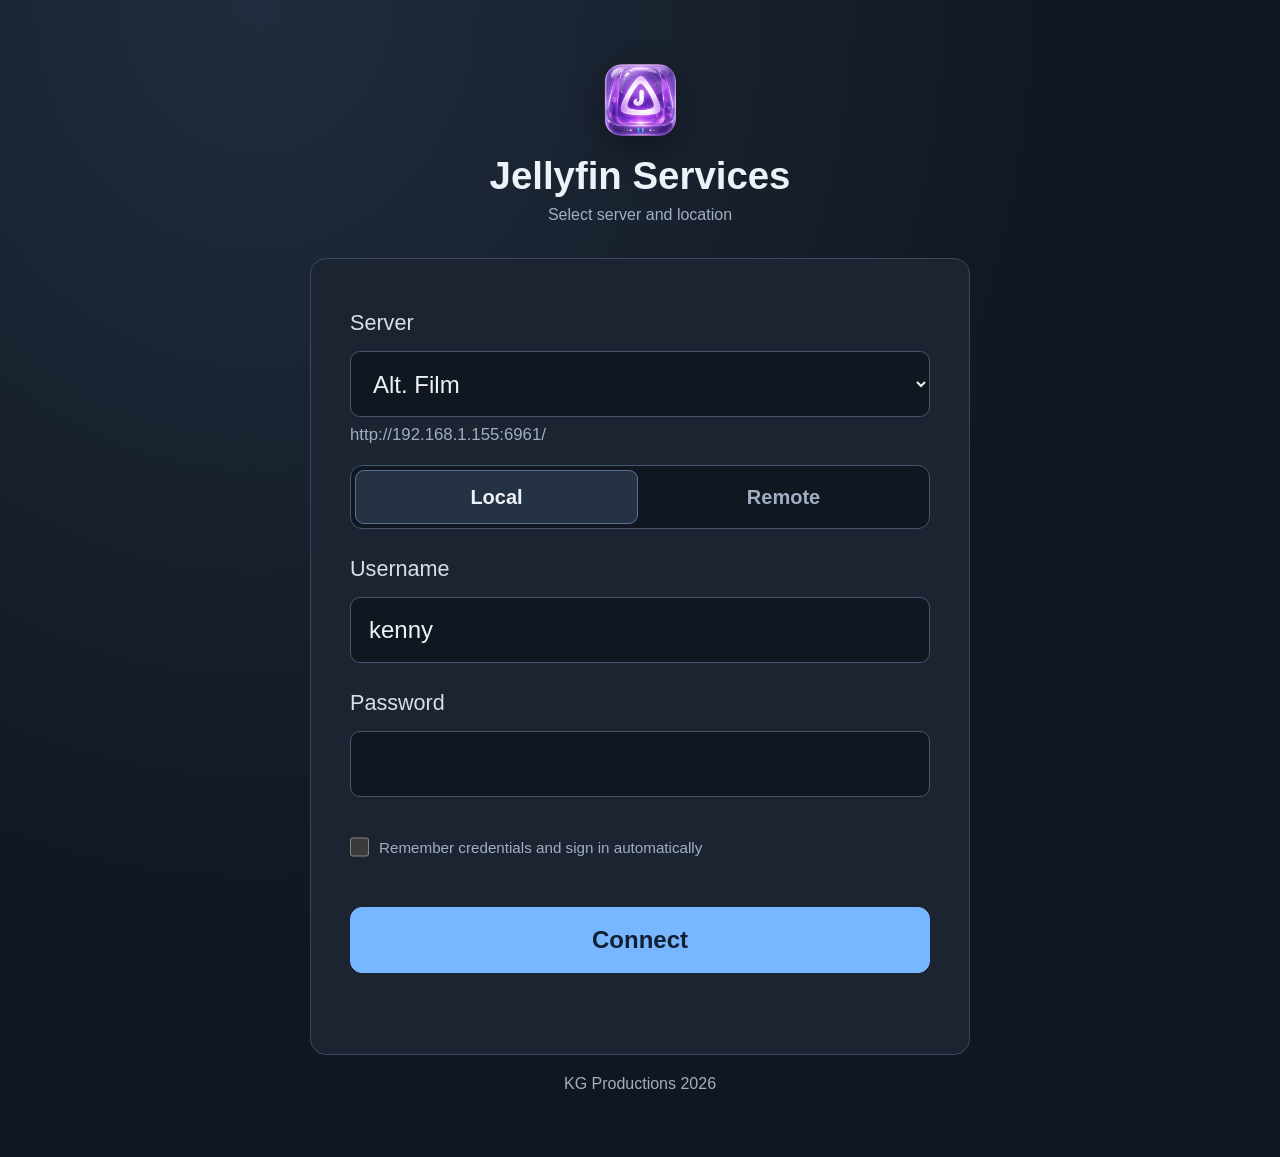
<file: index.html>
<!DOCTYPE html>
<html lang="en">
<head>
    <meta charset="UTF-8">
    <meta name="viewport" content="width=device-width, initial-scale=1.0">
    <title>Jellyfin Viewer</title>
    <link rel="stylesheet" href="styles.css?v=installable-app-20261012">
    <link rel="manifest" href="manifest.webmanifest">
    <meta name="theme-color" content="#111720">
    <link rel="apple-touch-icon" href="icons/icon-192.png">
</head>
<body>
    <main class="container">
        <header class="page-heading">
            <img class="login-logo" src="App_icon.png" alt="">
            <h1>Jellyfin Services</h1>
            <p class="subtitle">Select server and location</p>
        </header>
        <form id="auth-form">
            <label for="jellyfin-server">Server</label>
            <select id="jellyfin-server" required>
                <option value="film">Film</option>
                <option value="porn" selected>Alt. Film</option>
            </select>
            <p id="server-address-preview" class="server-address-preview" aria-live="polite"></p>
            <div id="server-mode-controls" class="server-mode-controls" role="group" aria-label="Connection type">
                <button id="local-mode" class="server-mode-button" type="button" aria-pressed="true">Local</button>
                <button id="remote-mode" class="server-mode-button" type="button" aria-pressed="false">Remote</button>
            </div>
            <label for="username">Username</label>
            <input type="text" id="username" value="kenny" autocomplete="username" required>
            <label for="password">Password</label>
            <input type="password" id="password" autocomplete="current-password" required>
            <label class="remember-login-option" for="remember-login">
                <input type="checkbox" id="remember-login">
                <span>Remember credentials and sign in automatically</span>
            </label>
            <button type="submit">Connect</button>
            <p id="connection-status" class="status" role="status" aria-live="polite"></p>
        </form>
        <p class="subtitle login-footer">KG Productions 2026</p>
    </main>
    <script src="app.js?v=installable-app-20261012"></script>
</body>
</html>
</file>
<file: styles.css>
:root {
    color-scheme: dark;
    font-family: "Avenir Next", Avenir, "Segoe UI", sans-serif;
    background: #111720;
    color: #edf2f8;
    font-synthesis: none;
    --surface: #1b2430;
    --surface-raised: #253244;
    --muted: #a1afc1;
    --accent: #78b7ff;
    --danger: #ff9b91;
}

* { box-sizing: border-box; }

body {
    min-width: 320px;
    min-height: 100vh;
    margin: 0;
    background: radial-gradient(ellipse at 20% 0%, #202c3d 0, #111720 58%);
}

button, input, select { font: inherit; }
.icon { display: block; width: 1em; height: 1em; fill: currentColor; }
button { transition: transform .16s ease, box-shadow .16s ease, background-color .16s ease, border-color .16s ease; }
button:enabled:hover { transform: translateY(-3px); box-shadow: 0 7px 16px rgb(0 0 0 / 28%); }

.container {
    width: min(100% - 40px, 1040px);
    margin: 0 auto;
    padding: 64px 0;
}

.page-heading { margin: 0 auto 34px; text-align: center; }
.brand-home { display: block; width: 38px; height: 38px; flex: 0 0 38px; overflow: hidden; border-radius: 12px; }
.brand-home img { display: block; width: 100%; height: 100%; object-fit: contain; }
.brand-home:focus-visible { outline: 2px solid var(--accent); outline-offset: 3px; }
.login-brand-home { margin: 0 auto 20px; }
.login-logo { display: block; width: 72px; height: 72px; margin: 0 auto 18px; border-radius: 18px; box-shadow: 0 10px 30px rgb(0 0 0 / 35%); }
h1, h2, p { margin-top: 0; }
h1 { margin-bottom: 8px; font-size: 2.4rem; }
.eyebrow { margin-bottom: 12px; color: var(--accent); font-size: 1.08rem; font-weight: 700; }
.page-heading .eyebrow { font-size: 3.24rem; line-height: 1.1; }
.library-brand-name { font-size: 1.242rem; }
.subtitle, .status { color: var(--muted); }

#auth-form {
    display: grid;
    gap: 15px;
    width: min(100%, 660px);
    margin: 0 auto;
    padding: 39px;
    border: 1px solid #39495e;
    border-radius: 16px;
    background: var(--surface);
}

#auth-form label { margin-top: 12px; color: #d6dfeb; font-size: 1.35rem; }
#auth-form .remember-login-option { display: flex; align-items: center; gap: 10px; margin-top: 2px; color: var(--muted); font-size: .95rem; cursor: pointer; }
#auth-form .remember-login-option input { width: 19px; height: 19px; flex: 0 0 auto; margin: 0; accent-color: var(--accent); cursor: pointer; }
#auth-form input, #jellyfin-server {
    width: 100%;
    min-height: 66px;
    padding: 15px 18px;
    border: 1px solid #46566d;
    border-radius: 10px;
    background: #111720;
    color: #edf2f8;
    font-size: 1.5rem;
}
input:focus-visible, select:focus-visible, button:focus-visible { outline: 2px solid var(--accent); outline-offset: 2px; }

#auth-form button, .secondary-button {
    border: 1px solid #46566d;
    border-radius: 12px;
    cursor: pointer;
}
#auth-form button { min-height: 66px; margin-top: 12px; background: var(--surface-raised); color: #edf2f8; font-size: 1.5rem; font-weight: 700; }
#auth-form button:disabled { cursor: wait; opacity: .65; }
#auth-form .server-address-preview { min-height: 1.5em; margin: -7px 0 0; overflow-wrap: anywhere; color: var(--muted); font-size: 1.05rem; }
#auth-form + .login-footer { margin: 20px 0 0; text-align: center; }
#auth-form button[type="submit"] { border-color: var(--accent); background: var(--accent); color: #102033; }
#auth-form button[type="submit"]:enabled:hover { background: #95c7ff; }
#auth-form .server-mode-controls { display: grid; grid-template-columns: repeat(2, minmax(0, 1fr)); gap: 4px; padding: 4px; border: 1px solid #46566d; border-radius: 12px; background: #111720; }
#auth-form .server-mode-button { min-height: 54px; margin: 0; border: 1px solid transparent; border-radius: 9px; background: transparent; color: var(--muted); font-size: 1.25rem; }
#auth-form .server-mode-button:enabled:hover { transform: none; box-shadow: none; color: #edf2f8; }
#auth-form .server-mode-button[aria-pressed="true"] { border-color: #5a7190; background: var(--surface-raised); color: #edf2f8; }
.status { min-height: 1.4em; margin: 4px 0 0; }
.status.error { color: var(--danger); }

.library-heading, .player-heading { display: flex; align-items: center; justify-content: space-between; gap: 20px; }
.library-brand { display: flex; min-width: 0; align-items: center; gap: 14px; }
.library-heading h1 { margin: 0; }
.library-header-actions { display: flex; flex-wrap: wrap; justify-content: flex-end; gap: 8px; }
.library-file-count { margin: 7px 0 0; color: var(--muted); font-size: .9rem; }
.library-file-count[hidden] { display: none; }
.contents-sort-controls { position: sticky; z-index: 10; top: 0; display: flex; flex-wrap: wrap; align-items: center; gap: 9px; margin: 24px -14px 12px; padding: 10px 14px; border-radius: 0 0 14px 14px; background: rgb(17 23 32 / 86%); color: #d6dfeb; font-size: .9rem; backdrop-filter: blur(10px); }
.contents-sort-controls[hidden] { display: none; }
.contents-sort-controls select { min-height: 40px; min-width: 150px; padding: 7px 32px 7px 10px; border: 1px solid #46566d; border-radius: 10px; background: var(--surface); color: #edf2f8; font: inherit; }
.sort-order-button { min-width: 112px; }
.secondary-button, .icon-button { padding: 9px 14px; border: 1px solid #46566d; border-radius: 12px; background: var(--surface-raised); color: #edf2f8; }
.library-search-label { display: block; margin: 28px 0 8px; color: #d6dfeb; font-size: .9rem; }
.library-search { display: block; width: min(100%, 520px); min-height: 46px; padding: 10px 14px; border: 1px solid #46566d; border-radius: 10px; background: var(--surface); color: #edf2f8; }
.library-search::placeholder { color: var(--muted); }
.film-search-section { margin-top: 24px; }
.film-search-section[hidden] { display: none; }
.film-search-section h2 { margin-bottom: 8px; font-size: 1.25rem; }
.film-search-section .status { min-height: 0; }
.library-list, .item-list { display: grid; grid-template-columns: repeat(auto-fill, minmax(220px, 1fr)); gap: 14px; margin: 24px 0; padding: 0; list-style: none; }
.item-list { grid-template-columns: repeat(auto-fill, minmax(170px, 1fr)); gap: 22px 16px; }
.library-list[hidden], .library-list > li[hidden] { display: none; }
.library-button {
    position: relative;
    display: flex;
    width: 100%;
    aspect-ratio: 16 / 9;
    align-items: flex-end;
    padding: 12px;
    overflow: hidden;
    border: 1px solid #3b4d65;
    border-radius: 12px;
    background: var(--surface);
    color: #edf2f8;
    text-align: left;
    font-size: .95rem;
    cursor: pointer;
}
.library-button::after { position: absolute; inset: 35% 0 0; background: linear-gradient(transparent, rgb(7 11 16 / 92%)); content: ""; }
.library-button img { position: absolute; inset: 0; width: 100%; height: 100%; object-fit: cover; transition: transform .25s ease; }
.library-button span { position: relative; z-index: 1; font-weight: 600; line-height: 1.35; text-shadow: 0 1px 6px rgb(0 0 0 / 60%); }
.library-button.server-artwork > span { display: none; }
.library-button:hover { border-color: var(--accent); background: var(--surface-raised); }
.library-button:hover img { transform: scale(1.04); }
.library-list > li { position: relative; min-width: 0; }
.library-progress-checkbox { position: absolute; z-index: 4; top: 9px; left: 9px; display: grid; width: 34px; height: 34px; place-items: center; border: 1px solid rgb(255 255 255 / 55%); border-radius: 9px; background: rgb(9 13 19 / 88%); cursor: pointer; }
.library-progress-checkbox input { width: 19px; height: 19px; margin: 0; accent-color: var(--accent); cursor: pointer; }
.library-progress-checkbox:focus-within { outline: 2px solid var(--accent); outline-offset: 2px; }
.library-filtered-through > .library-button { border-color: var(--accent); }
.library-filtered-through > .library-button::before { position: absolute; z-index: 2; inset: 0; background: rgb(9 15 24 / 35%); content: ""; pointer-events: none; }
.library-list.progress-marks-hidden .library-progress-checkbox { visibility: hidden; }
.library-list.progress-marks-hidden > li.library-filtered-through > .library-button { border-color: #3b4d65; }
.library-list.progress-marks-hidden > li.library-filtered-through > .library-button::before { content: none; }
.picture-icon { position: relative; display: block; width: 19px; height: 15px; overflow: hidden; border: 2px solid currentColor; border-radius: 2px; }
.picture-icon::before { position: absolute; top: 2px; right: 2px; width: 4px; height: 4px; border-radius: 50%; background: currentColor; content: ""; }
.picture-icon::after { position: absolute; right: 1px; bottom: -4px; width: 12px; height: 9px; transform: rotate(38deg); border: 2px solid currentColor; background: rgb(9 13 19 / 88%); content: ""; }
.favorites-button .favorites-mark { position: absolute; top: 14px; right: 16px; color: #ff7eaa; font-size: 2rem; line-height: 1; }
.breadcrumbs { display: flex; flex-wrap: wrap; gap: 7px; margin-bottom: 12px; color: var(--muted); font-size: .85rem; }
.breadcrumbs a { color: var(--accent); text-decoration: none; }
.breadcrumbs a:hover { text-decoration: underline; }
.media-card { position: relative; min-width: 0; }
.media-artwork-control { position: absolute; z-index: 3; top: 8px; left: 8px; }
.change-media-artwork-button { display: grid; width: 38px; height: 38px; place-items: center; padding: 0; border: 1px solid rgb(255 255 255 / 50%); border-radius: 50%; background: rgb(9 13 19 / 88%); color: #fff; cursor: pointer; }
.change-media-artwork-button:hover { border-color: var(--accent); background: #172336; color: var(--accent); }
.change-media-artwork-button:disabled { cursor: wait; opacity: .65; }
.media-button { display: grid; width: 100%; gap: 9px; padding: 0; border: 0; background: transparent; color: inherit; text-align: left; cursor: pointer; }
.poster-frame { position: relative; display: grid; aspect-ratio: 2 / 3; place-items: center; overflow: hidden; border-radius: 8px; background: linear-gradient(160deg, #2a384b, #161e29); box-shadow: 0 6px 18px rgb(0 0 0 / 28%); transition: box-shadow .2s ease, transform .2s ease; }
.poster-frame::before { color: #5d7088; font-size: 3rem; font-weight: 700; content: attr(data-initial); }
.poster-frame img { position: absolute; inset: 0; width: 100%; height: 100%; object-fit: cover; }
.poster-frame img[hidden] { display: none; }
.media-title { display: -webkit-box; overflow: hidden; line-height: 1.35; -webkit-box-orient: vertical; -webkit-line-clamp: 2; }
.media-button:hover .poster-frame, .media-button:focus-visible .poster-frame { box-shadow: 0 0 0 2px var(--accent), 0 10px 24px rgb(0 0 0 / 40%); }
.media-button:hover img { filter: brightness(1.12); }
.folder-button .poster-frame { border: 1px solid #3b4d65; }
.library-favorites-card { position: relative; }
.library-favorites-card .library-favorites-mark { position: absolute; top: 10px; right: 10px; display: grid; width: 36px; height: 36px; place-items: center; border-radius: 50%; background: rgb(9 13 19 / 88%); color: #ff7eaa; font-size: 1.4rem; }
.like-button { position: absolute; z-index: 2; top: 8px; right: 8px; display: grid; width: 42px; height: 42px; place-items: center; padding: 0; border: 1px solid rgb(255 255 255 / 35%); border-radius: 50%; background: rgb(9 13 19 / 88%); color: #fff; font-size: 1.65rem; line-height: 1; cursor: pointer; }
.like-button .icon { width: .82em; height: .82em; }
.like-button[aria-pressed="true"] { color: #ff7eaa; }
.like-button:hover { border-color: #ff7eaa; background: #111720; }
.like-button:disabled { cursor: wait; opacity: .6; }
@media (hover: hover) {
    .media-card .media-artwork-control, .media-card > .like-button[aria-pressed="false"] { opacity: 0; transition: opacity .16s ease; }
    .media-card:hover .media-artwork-control, .media-card:focus-within .media-artwork-control,
    .media-card:hover > .like-button, .media-card:focus-within > .like-button { opacity: 1; }
}
.load-more-button { display: block; margin: 24px auto 0; }
.load-more-button[hidden] { display: none; }
.bottom-back-button { display: block; margin: 36px 0 0 auto; }
.player-section { margin-top: 32px; padding-top: 22px; border-top: 1px solid #39495e; }
.player-heading { position: absolute; z-index: 2; top: 0; right: 0; left: 0; padding: 14px clamp(12px, 3vw, 36px) 36px; background: linear-gradient(rgb(0 0 0 / 75%), transparent); opacity: 0; pointer-events: none; transition: opacity .2s ease; }
.player-heading h2 { flex: 1; min-width: 0; margin: 0; overflow: hidden; color: #fff; font-size: clamp(1rem, 2.4vw, 1.4rem); text-overflow: ellipsis; text-shadow: 0 1px 6px #000; white-space: nowrap; }
.player-stage.toolbar-visible .player-heading, .player-stage.tap-controls-visible .player-heading { opacity: 1; pointer-events: auto; }
.icon-button { width: 40px; height: 40px; padding: 0; font-size: 1.4rem; cursor: pointer; }
.cast-launcher { display: grid; width: 42px; height: 42px; flex: 0 0 42px; place-items: center; border: 1px solid #46566d; border-radius: 12px; background: var(--surface-raised); color: #edf2f8; cursor: pointer; transition: transform .16s ease, box-shadow .16s ease; }
.cast-launcher:hover { transform: translateY(-3px); box-shadow: 0 7px 16px rgb(0 0 0 / 28%); }
.cast-launcher[hidden] { display: none; }
video { display: block; width: 100%; max-height: 75vh; background: #050706; }
.player-section[hidden] { display: none !important; }
.player-section:fullscreen, .player-section.player-open { display: flex; flex-direction: column; gap: 0; margin: 0; padding: 0; border: 0; background: #000; }
.player-section:fullscreen { width: 100vw; height: 100vh; }
.player-section.player-open { position: fixed; z-index: 100000; inset: 0; }
.player-stage { position: relative; display: grid; flex: 1; min-height: 0; place-items: center; overflow: hidden; background: #000; }
.player-stage video { grid-area: 1 / 1; width: 100%; height: 100%; min-height: 0; max-height: none; object-fit: contain; transition: filter .22s ease; }
.player-stage.tap-controls-visible video { filter: brightness(.48); }
.playback-controls { position: absolute; z-index: 1; inset: 0; display: flex; align-items: center; justify-content: center; gap: clamp(8px, 2.2vw, 22px); padding: 16px 16px 54px; opacity: 0; pointer-events: none; transition: opacity .2s ease; }
.player-stage.tap-controls-visible .playback-controls { opacity: 1; pointer-events: auto; }
.playback-button { display: grid; width: clamp(48px, 8vw, 76px); aspect-ratio: 1; flex: 0 0 auto; place-items: center; padding: 0; border: 1px solid rgb(255 255 255 / 30%); border-radius: 50%; background: rgb(255 255 255 / 14%); backdrop-filter: blur(6px); color: #fff; cursor: pointer; font-size: clamp(.85rem, 2.3vw, 1.15rem); font-weight: 700; }
.playback-button:hover { transform: scale(1.08); background: rgb(37 50 68 / 94%); }
.playback-button.playback-toggle { width: clamp(62px, 10vw, 92px); border-color: #fff; background: #fff; color: #0b1018; font-size: clamp(1.4rem, 3.8vw, 2rem); }
.playback-button.playback-toggle:hover { background: #dfe9f5; }
.playback-button.playback-seek-long { width: clamp(42px, 6.5vw, 62px); font-size: clamp(.72rem, 1.8vw, .95rem); }
.playback-button > .icon { width: 38%; height: 38%; }
.playback-controls button:focus-visible { outline: 3px solid var(--accent); outline-offset: 4px; }
.playback-toolbar { position: absolute; z-index: 2; right: 0; bottom: 0; left: 0; display: flex; flex-wrap: wrap; align-items: center; gap: 4px 8px; padding: 40px clamp(12px, 3vw, 36px) 14px; transform: translateY(8px); background: linear-gradient(transparent, rgb(0 0 0 / 85%)); opacity: 0; pointer-events: none; transition: opacity .2s ease, transform .2s ease; }
.player-stage.toolbar-visible .playback-toolbar { transform: translateY(0); opacity: 1; pointer-events: auto; }
.toolbar-button, .playback-toolbar .like-button { display: grid; width: 38px; height: 38px; flex: 0 0 38px; place-items: center; padding: 0; border: 1px solid transparent; border-radius: 50%; background: rgb(255 255 255 / 12%); color: #fff; cursor: pointer; font-size: .76rem; font-weight: 700; }
.playback-toolbar button:enabled:hover { transform: none; box-shadow: none; background: rgb(255 255 255 / 24%); }
.toolbar-button > .icon { width: 18px; height: 18px; }
.toolbar-button.toolbar-playback-toggle > .icon { width: 22px; height: 22px; }
.toolbar-button.toolbar-seek-long { font-size: .66rem; }
.toolbar-button.toolbar-playback-toggle { width: 46px; height: 46px; flex-basis: 46px; background: #fff; color: #0b1018; font-size: 1.15rem; }
.playback-toolbar .toolbar-playback-toggle:enabled:hover { background: #dfe9f5; }
.toolbar-button.toolbar-delete:hover { border-color: var(--danger); color: var(--danger); }
.toolbar-action-group { display: flex; align-items: center; gap: 6px; margin-left: auto; }
.playback-toolbar .like-button { position: static; top: auto; right: auto; font-size: 1.3rem; }
.playback-toolbar .like-button[aria-pressed="true"] { color: #ff7eaa; }
.playback-toolbar .like-button[hidden] { display: none; }
.toolbar-track-control { position: relative; display: grid; flex: 0 0 auto; }
.toolbar-button.toolbar-track-trigger { width: 38px; height: 38px; flex-basis: 38px; font-size: .82rem; }
.toolbar-button.toolbar-track-trigger:disabled { cursor: default; opacity: .58; }
.toolbar-track-popup { position: absolute; z-index: 5; bottom: calc(100% + 10px); left: 50%; display: grid; width: min(260px, 82vw); max-height: min(42vh, 320px); gap: 2px; padding: 6px; overflow-y: auto; transform: translateX(-50%); border: 1px solid #46566d; border-radius: 12px; background: rgb(29 39 52 / 96%); box-shadow: 0 8px 24px rgb(0 0 0 / 35%); }
.toolbar-track-popup[hidden] { display: none; }
.toolbar-track-option { width: 100%; min-height: 36px; padding: 7px 10px; border: 0; border-radius: 7px; background: transparent; color: #d6dfeb; cursor: pointer; font-size: .82rem; text-align: left; }
.toolbar-track-option:hover, .toolbar-track-option[aria-selected="true"] { background: #344458; color: #fff; }
.toolbar-track-option[aria-selected="true"]::after { float: right; color: #9fcaff; content: "✓"; }
.toolbar-track-option:focus-visible { outline: 2px solid var(--accent); outline-offset: -2px; }
.playback-timeline { display: grid; min-width: 0; flex: 1 1 100%; order: -1; grid-template-columns: auto minmax(32px, 1fr) auto; align-items: center; gap: 12px; color: #fff; }
.playback-time { min-width: 3em; font-size: .78rem; font-variant-numeric: tabular-nums; text-align: center; text-shadow: 0 1px 4px #000; }
.playback-seekbar { --progress: 0%; width: 100%; height: 28px; margin: 0; background: transparent; cursor: pointer; touch-action: none; -webkit-appearance: none; appearance: none; }
.playback-seekbar::-webkit-slider-runnable-track { height: 4px; border-radius: 2px; background: linear-gradient(to right, var(--accent) var(--progress), rgb(255 255 255 / 28%) var(--progress)); }
.playback-seekbar::-webkit-slider-thumb { width: 14px; height: 14px; margin-top: -5px; border: 0; border-radius: 50%; background: #fff; box-shadow: 0 1px 4px rgb(0 0 0 / 50%); -webkit-appearance: none; appearance: none; }
.playback-seekbar::-moz-range-track { height: 4px; border-radius: 2px; background: rgb(255 255 255 / 28%); }
.playback-seekbar::-moz-range-progress { height: 4px; border-radius: 2px; background: var(--accent); }
.playback-seekbar::-moz-range-thumb { width: 14px; height: 14px; border: 0; border-radius: 50%; background: #fff; box-shadow: 0 1px 4px rgb(0 0 0 / 50%); }
.playback-seekbar:focus-visible { outline: none; }
.playback-seekbar:focus-visible::-webkit-slider-thumb { box-shadow: 0 0 0 4px rgb(120 183 255 / 45%); }
@media (pointer: coarse) {
    .playback-seekbar::-webkit-slider-thumb { width: 18px; height: 18px; margin-top: -7px; }
    .playback-seekbar::-moz-range-thumb { width: 18px; height: 18px; }
}
.hover-preview {
    position: fixed;
    z-index: 99999;
    aspect-ratio: 16 / 9;
    overflow: hidden;
    border: 8px solid #000;
    border-radius: 12px;
    background: #000;
    box-shadow: 0 18px 60px rgb(0 0 0 / 75%);
    pointer-events: none;
    animation: preview-in .12s ease-out;
}
.hover-preview video { width: 100%; height: 100%; max-height: none; object-fit: contain; }
@keyframes preview-in { from { opacity: 0; transform: scale(.97); } to { opacity: 1; transform: scale(1); } }

@media (max-width: 600px) {
    .container { width: min(100% - 28px, 1040px); padding: 36px 0; }
    #auth-form { gap: 12px; padding: 24px; }
    #auth-form label { font-size: 1.1rem; }
    #auth-form input, #jellyfin-server, #auth-form button { min-height: 58px; font-size: 1.25rem; }
    #auth-form input, #jellyfin-server { padding: 12px 14px; }
    #auth-form .server-mode-controls { gap: 8px; }
    #auth-form .server-address-preview { font-size: .9rem; }
    .library-list, .item-list { grid-template-columns: repeat(2, minmax(0, 1fr)); gap: 10px; }
    .library-list { grid-template-columns: repeat(2, minmax(0, 1fr)); }
    .item-list { gap: 18px 12px; }
    h1 { font-size: 2rem; }
    .library-heading { flex-wrap: wrap; row-gap: 14px; }
    .library-header-actions { justify-content: flex-start; }
    .contents-sort-controls { margin-top: 18px; }
    .player-section:fullscreen, .player-section.player-open { padding: 0; }
    .playback-controls { gap: 8px; padding: 16px 10px; }
    .playback-toolbar { gap: 2px 5px; padding: 32px 10px 10px; }
    .toolbar-button, .playback-toolbar .like-button { width: 31px; height: 31px; flex-basis: 31px; }
    .toolbar-button.toolbar-playback-toggle { width: 38px; height: 38px; flex-basis: 38px; }
    .toolbar-action-group { gap: 5px; }
    .toolbar-track-control { flex: 0 0 auto; }
    .toolbar-button.toolbar-track-trigger { width: 31px; height: 31px; flex-basis: 31px; font-size: .72rem; }
    .toolbar-button > .icon { width: 16px; height: 16px; }
    .toolbar-track-popup { bottom: calc(100% + 8px); width: min(240px, 82vw); }
    .playback-toolbar .playback-timeline { gap: 8px; }
    .playback-time { min-width: 2.8em; font-size: .75rem; }
}
</file>
